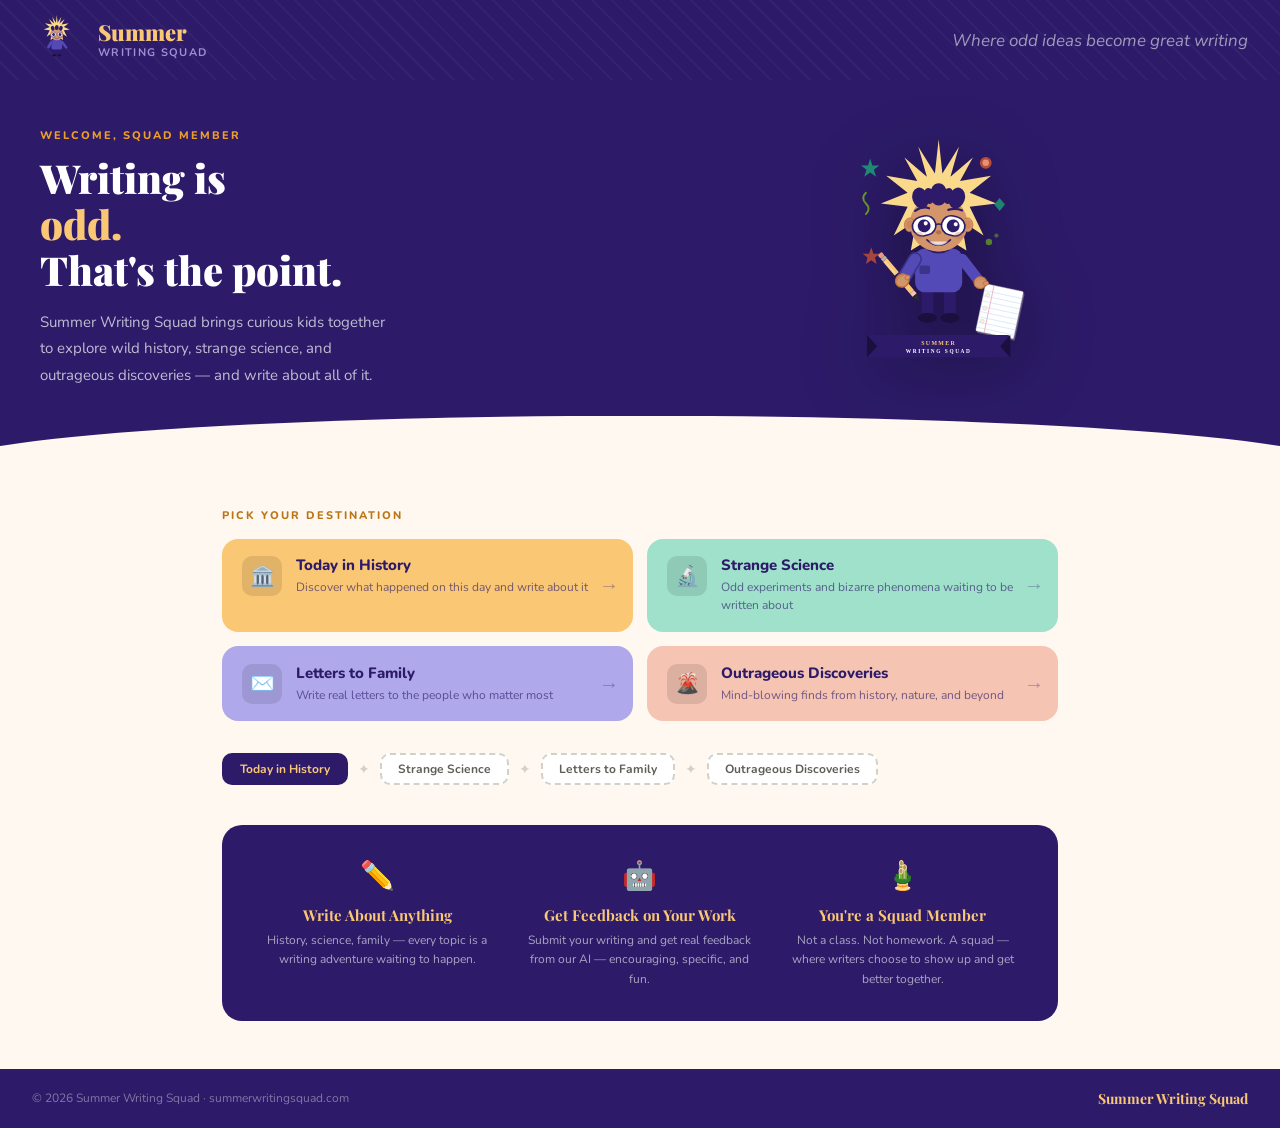
<file: summer_writing_squad.html>
<!DOCTYPE html>
<html lang="en">
<head>
  <meta charset="UTF-8">
  <meta name="viewport" content="width=device-width, initial-scale=1.0">
  <title>Summer Writing Squad</title>
  <link href="https://fonts.googleapis.com/css2?family=Playfair+Display:wght@700;900&family=Nunito:wght@400;600;700;800&display=swap" rel="stylesheet">
  <style>

    *, *::before, *::after { box-sizing: border-box; margin: 0; padding: 0; }

    :root {
      --purple-deep:   #2D1B69;
      --purple-mid:    #534AB7;
      --purple-dark:   #3C3489;
      --purple-darker: #1a0f3d;
      --gold-light:    #FAD98A;
      --gold-mid:      #FAC775;
      --gold-dark:     #EF9F27;
      --gold-deeper:   #BA7517;
      --teal:          #9FE1CB;
      --coral:         #F5C4B3;
      --page-bg:       #FFF8F0;
      --border:        #D3D1C7;
    }

    html { scroll-behavior: smooth; }

    body {
      font-family: 'Nunito', sans-serif;
      background: var(--page-bg);
      min-height: 100vh;
      color: var(--purple-deep);
    }

    /* HEADER */
    header {
      background: var(--purple-deep);
      padding: 0 2rem;
      display: flex;
      align-items: center;
      justify-content: space-between;
      height: 80px;
      position: sticky;
      top: 0;
      z-index: 100;
      overflow: hidden;
    }
    header::before {
      content: '';
      position: absolute;
      inset: 0;
      background: repeating-linear-gradient(45deg, transparent, transparent 12px, rgba(255,255,255,0.03) 12px, rgba(255,255,255,0.03) 14px);
      pointer-events: none;
    }
    .header-brand { display: flex; align-items: center; gap: 14px; z-index: 1; text-decoration: none; }
    .header-logo-wrap { width: 52px; height: 52px; flex-shrink: 0; }
    .brand-name { font-family: 'Playfair Display', serif; font-size: 22px; font-weight: 900; color: var(--gold-mid); line-height: 1.1; }
    .brand-sub { font-size: 11px; font-weight: 700; color: #9F8FD4; letter-spacing: 0.12em; text-transform: uppercase; }
    .header-tagline { font-size: 17px; color: rgba(255,255,255,0.55); font-style: italic; z-index: 1; }

    /* HERO */
    .hero { display: grid; grid-template-columns: 1fr 1fr; min-height: 340px; background: var(--purple-deep); position: relative; }
    .hero::after { content: ''; position: absolute; bottom: 0; left: 0; right: 0; height: 52px; background: var(--page-bg); clip-path: ellipse(55% 100% at 50% 100%); }
    .hero-left { padding: 3rem 2rem 5rem 2.5rem; display: flex; flex-direction: column; justify-content: center; }
    .hero-eyebrow { font-size: 11px; font-weight: 800; letter-spacing: 0.18em; color: var(--gold-dark); text-transform: uppercase; margin-bottom: 12px; animation: fadeUp 0.6s ease both; }
    .hero-headline { font-family: 'Playfair Display', serif; font-size: 40px; font-weight: 900; color: #fff; line-height: 1.15; margin-bottom: 16px; animation: fadeUp 0.6s 0.1s ease both; }
    .hero-headline span { color: var(--gold-mid); }
    .hero-body { font-size: 15px; color: rgba(255,255,255,0.7); line-height: 1.75; max-width: 360px; animation: fadeUp 0.6s 0.2s ease both; }
    .hero-right { display: flex; align-items: center; justify-content: center; padding: 2rem 2rem 5rem 0; }
    .hero-logo-big { width: 230px; height: 230px; filter: drop-shadow(0 10px 36px rgba(0,0,0,0.4)); animation: float 4s ease-in-out infinite, fadeIn 0.8s 0.3s ease both; }

    @keyframes float { 0%, 100% { transform: translateY(0px); } 50% { transform: translateY(-12px); } }
    @keyframes fadeUp { from { opacity: 0; transform: translateY(16px); } to { opacity: 1; transform: translateY(0); } }
    @keyframes fadeIn { from { opacity: 0; } to { opacity: 1; } }

    /* DESTINATION BUTTONS */
    .nav-section { padding: 2.5rem 2rem 0; max-width: 900px; margin: 0 auto; }
    .nav-label { font-size: 11px; font-weight: 800; letter-spacing: 0.18em; color: var(--gold-deeper); text-transform: uppercase; margin-bottom: 1rem; }
    .nav-grid { display: grid; grid-template-columns: repeat(2, 1fr); gap: 14px; }
    .nav-btn { display: flex; align-items: flex-start; gap: 14px; padding: 1.1rem 2.5rem 1.1rem 1.25rem; border-radius: 16px; border: none; cursor: pointer; text-align: left; transition: transform 0.15s ease, box-shadow 0.15s ease; position: relative; overflow: hidden; text-decoration: none; }
    .nav-btn:hover { transform: translateY(-4px); box-shadow: 0 10px 28px rgba(0,0,0,0.13); }
    .nav-btn:active { transform: translateY(-1px); }
    .btn-history     { background: var(--gold-mid); }
    .btn-science     { background: var(--teal); }
    .btn-letters     { background: #AFA9EC; }
    .btn-discoveries { background: var(--coral); }
    .btn-icon { width: 40px; height: 40px; border-radius: 10px; display: flex; align-items: center; justify-content: center; flex-shrink: 0; font-size: 20px; background: rgba(0,0,0,0.1); }
    .btn-title { font-size: 15px; font-weight: 800; color: var(--purple-deep); line-height: 1.2; margin-bottom: 4px; }
    .btn-desc { font-size: 12px; color: rgba(45,27,105,0.65); line-height: 1.5; }
    .btn-arrow { position: absolute; right: 14px; top: 50%; transform: translateY(-50%); font-size: 20px; color: rgba(45,27,105,0.35); transition: right 0.15s ease, color 0.15s ease; }
    .nav-btn:hover .btn-arrow { right: 10px; color: rgba(45,27,105,0.7); }

    /* TOPIC TAGS */
    .doodle-strip { max-width: 900px; margin: 2rem auto 0; padding: 0 2rem; display: flex; gap: 10px; align-items: center; flex-wrap: wrap; }
    .doodle-tag { background: white; border: 2px dashed var(--border); border-radius: 10px; padding: 6px 16px; font-size: 12px; font-weight: 700; color: #5F5E5A; white-space: nowrap; cursor: pointer; transition: all 0.15s ease; }
    .doodle-tag:hover, .doodle-tag.active { background: var(--purple-deep); color: var(--gold-mid); border-color: var(--purple-deep); }
    .doodle-divider { font-size: 14px; color: var(--border); flex-shrink: 0; }

    /* ABOUT STRIP */
    .about-strip { max-width: 900px; margin: 2.5rem auto 0; padding: 0 2rem; }
    .about-card { background: var(--purple-deep); border-radius: 20px; padding: 2rem 2.5rem; display: grid; grid-template-columns: 1fr 1fr 1fr; gap: 2rem; }
    .about-item { text-align: center; }
    .about-icon { font-size: 28px; margin-bottom: 10px; }
    .about-title { font-family: 'Playfair Display', serif; font-size: 15px; font-weight: 700; color: var(--gold-mid); margin-bottom: 6px; }
    .about-desc { font-size: 12px; color: rgba(255,255,255,0.6); line-height: 1.6; }

    /* FOOTER */
    footer { margin-top: 3rem; background: var(--purple-deep); padding: 1.25rem 2rem; display: flex; align-items: center; justify-content: space-between; flex-wrap: wrap; gap: 8px; }
    .footer-text { font-size: 12px; color: rgba(255,255,255,0.4); }
    .footer-brand { font-family: 'Playfair Display', serif; font-size: 14px; color: var(--gold-mid); font-weight: 700; }

    /* RESPONSIVE */
    @media (max-width: 640px) {
      .hero { grid-template-columns: 1fr; }
      .hero-right { display: none; }
      .hero-headline { font-size: 30px; }
      .nav-grid { grid-template-columns: 1fr; }
      .about-card { grid-template-columns: 1fr; gap: 1.5rem; }
      .header-tagline { display: none; }
    }

  </style>
</head>
<body>

  <!-- HEADER -->
  <header>
    <a class="header-brand" href="#">
      <div class="header-logo-wrap">
        <svg viewBox="0 0 320 430" xmlns="http://www.w3.org/2000/svg" width="52" height="52">
          <polygon points="150,8 157,72 188,22 172,78 214,42 190,86 248,76 208,108 258,128 208,134 234,188 192,160 202,216 150,184 98,216 108,160 66,188 92,134 42,128 92,108 52,76 110,86 86,42 128,78 112,22 143,72" fill="#FAD98A"/>
          <rect x="118" y="286" width="22" height="54" rx="10" fill="#2D1B69"/>
          <rect x="160" y="286" width="22" height="54" rx="10" fill="#2D1B69"/>
          <ellipse cx="129" cy="342" rx="18" ry="9" fill="#1a0f3d"/>
          <ellipse cx="171" cy="342" rx="18" ry="9" fill="#1a0f3d"/>
          <rect x="106" y="212" width="88" height="82" rx="18" fill="#534AB7"/>
          <line x1="106" y1="232" x2="82" y2="272" stroke="#3C3489" stroke-width="26" stroke-linecap="round"/>
          <line x1="106" y1="232" x2="82" y2="272" stroke="#534AB7" stroke-width="20" stroke-linecap="round"/>
          <line x1="194" y1="232" x2="228" y2="276" stroke="#534AB7" stroke-width="20" stroke-linecap="round"/>
          <ellipse cx="150" cy="166" rx="54" ry="52" fill="#D4956A"/>
          <ellipse cx="116" cy="118" rx="15" ry="20" fill="#2D1B69" transform="rotate(-18 116 118)"/>
          <ellipse cx="150" cy="111" rx="16" ry="21" fill="#2D1B69"/>
          <ellipse cx="184" cy="118" rx="15" ry="20" fill="#2D1B69" transform="rotate(18 184 118)"/>
          <g transform="rotate(-13 122 166)"><rect x="100" y="152" width="44" height="36" rx="18" fill="white" stroke="#2D1B69" stroke-width="3"/><circle cx="122" cy="170" r="12" fill="#2D1B69"/></g>
          <g transform="rotate(13 178 166)"><rect x="156" y="152" width="44" height="36" rx="18" fill="white" stroke="#2D1B69" stroke-width="3"/><circle cx="178" cy="170" r="12" fill="#2D1B69"/></g>
          <path d="M128 196 Q150 216 172 196" stroke="#2D1B69" stroke-width="3" fill="none" stroke-linecap="round"/>
        </svg>
      </div>
      <div>
        <div class="brand-name"><span style="color:#FAC775;">Summer</span></div>
        <div class="brand-sub">Writing Squad</div>
      </div>
    </a>
    <div class="header-tagline">Where odd ideas become great writing</div>
  </header>

  <!-- HERO -->
  <section class="hero">
    <div class="hero-left">
      <div class="hero-eyebrow">Welcome, squad member</div>
      <h1 class="hero-headline">Writing is<br><span>odd.</span><br>That's the point.</h1>
      <p class="hero-body">Summer Writing Squad brings curious kids together to explore wild history, strange science, and outrageous discoveries — and write about all of it.</p>
    </div>
    <div class="hero-right">
      <svg class="hero-logo-big" viewBox="0 0 320 430" xmlns="http://www.w3.org/2000/svg">
        <polygon points="150,8 157,72 188,22 172,78 214,42 190,86 248,76 208,108 258,128 208,134 234,188 192,160 202,216 150,184 98,216 108,160 66,188 92,134 42,128 92,108 52,76 110,86 86,42 128,78 112,22 143,72" fill="#FAD98A"/>
        <polygon points="22,44 26,57 39,57 29,65 33,78 22,70 11,78 15,65 5,57 18,57" fill="#1D9E75" opacity="0.85"/>
        <circle cx="238" cy="52" r="11" fill="#D85A30" opacity="0.8"/>
        <circle cx="238" cy="52" r="6" fill="#F0997B" opacity="0.9"/>
        <path d="M14,148 Q24,138 14,128 Q4,118 14,108" stroke="#639922" stroke-width="3.5" fill="none" stroke-linecap="round"/>
        <polygon points="264,118 274,130 264,142 254,130" fill="#1D9E75" opacity="0.8"/>
        <circle cx="244" cy="200" r="6" fill="#639922" opacity="0.8"/>
        <circle cx="258" cy="188" r="4" fill="#639922" opacity="0.6"/>
        <polygon points="24,210 28,222 40,222 31,229 34,241 24,234 14,241 17,229 8,222 20,222" fill="#D85A30" opacity="0.7"/>
        <rect x="118" y="286" width="22" height="54" rx="10" fill="#2D1B69"/>
        <rect x="160" y="286" width="22" height="54" rx="10" fill="#2D1B69"/>
        <ellipse cx="129" cy="342" rx="18" ry="9" fill="#1a0f3d"/>
        <ellipse cx="171" cy="342" rx="18" ry="9" fill="#1a0f3d"/>
        <rect x="106" y="212" width="88" height="82" rx="18" fill="#534AB7"/>
        <path d="M130 214 Q150 226 170 214" stroke="#2D1B69" stroke-width="3" fill="none" stroke-linecap="round"/>
        <rect x="114" y="244" width="20" height="16" rx="4" fill="#3C3489"/>
        <line x1="106" y1="232" x2="82" y2="272" stroke="#3C3489" stroke-width="26" stroke-linecap="round"/>
        <line x1="106" y1="232" x2="82" y2="272" stroke="#534AB7" stroke-width="20" stroke-linecap="round"/>
        <g transform="translate(82, 272) rotate(-40)">
          <rect x="-5" y="-66" width="10" height="9" rx="3" fill="#F0997B"/>
          <rect x="-5" y="-57" width="10" height="7" rx="1" fill="#B4B2A9"/>
          <rect x="-5" y="-50" width="10" height="34" rx="1" fill="#FAC775"/>
          <rect x="-3.5" y="-48" width="3" height="30" rx="1.5" fill="white" opacity="0.25"/>
          <rect x="-5" y="12" width="10" height="16" rx="1" fill="#FAC775"/>
          <rect x="-5" y="28" width="10" height="8" rx="1" fill="#F5C4B3"/>
          <polygon points="-5,36 5,36 0,50" fill="#2C2C2A"/>
        </g>
        <g transform="translate(82, 272) rotate(-40)">
          <ellipse cx="0" cy="0" rx="13" ry="12" fill="#D4956A" stroke="#B87040" stroke-width="2.5"/>
          <path d="M-8 -6 Q0 -11 8 -6" stroke="#B87040" stroke-width="1.5" fill="none" stroke-linecap="round" opacity="0.6"/>
          <ellipse cx="11" cy="2" rx="5" ry="4" fill="#D4956A" stroke="#B87040" stroke-width="1.5"/>
        </g>
        <line x1="194" y1="232" x2="228" y2="276" stroke="#534AB7" stroke-width="20" stroke-linecap="round"/>
        <g transform="translate(238, 278) rotate(12)">
          <rect x="3" y="3" width="72" height="90" rx="2" fill="#C8C8C8" opacity="0.35"/>
          <rect x="0" y="0" width="72" height="90" rx="2" fill="white" stroke="#D3D1C7" stroke-width="0.8"/>
          <line x1="16" y1="0" x2="16" y2="90" stroke="#F4A0B0" stroke-width="1.4"/>
          <line x1="0" y1="13" x2="72" y2="13" stroke="#B5D4F4" stroke-width="0.85"/>
          <line x1="0" y1="23" x2="72" y2="23" stroke="#B5D4F4" stroke-width="0.85"/>
          <line x1="0" y1="33" x2="72" y2="33" stroke="#B5D4F4" stroke-width="0.85"/>
          <line x1="0" y1="43" x2="72" y2="43" stroke="#B5D4F4" stroke-width="0.85"/>
          <line x1="0" y1="53" x2="72" y2="53" stroke="#B5D4F4" stroke-width="0.85"/>
          <line x1="0" y1="63" x2="72" y2="63" stroke="#B5D4F4" stroke-width="0.85"/>
          <line x1="0" y1="73" x2="72" y2="73" stroke="#B5D4F4" stroke-width="0.85"/>
          <line x1="0" y1="83" x2="72" y2="83" stroke="#B5D4F4" stroke-width="0.85"/>
          <circle cx="8" cy="20" r="4" fill="#F1EFE8" stroke="#D3D1C7" stroke-width="0.8"/>
          <circle cx="8" cy="45" r="4" fill="#F1EFE8" stroke="#D3D1C7" stroke-width="0.8"/>
          <circle cx="8" cy="70" r="4" fill="#F1EFE8" stroke="#D3D1C7" stroke-width="0.8"/>
        </g>
        <g transform="translate(228, 276) rotate(-10)">
          <ellipse cx="0" cy="0" rx="12" ry="11" fill="#D4956A" stroke="#B87040" stroke-width="2"/>
          <path d="M-7 -5 Q0 -10 7 -5" stroke="#B87040" stroke-width="1.2" fill="none" stroke-linecap="round" opacity="0.55"/>
          <ellipse cx="10" cy="3" rx="5" ry="4" fill="#D4956A" stroke="#B87040" stroke-width="1.5"/>
        </g>
        <ellipse cx="150" cy="166" rx="54" ry="52" fill="#D4956A"/>
        <ellipse cx="96" cy="168" rx="10" ry="13" fill="#D4956A" stroke="#B87040" stroke-width="1.5"/>
        <ellipse cx="96" cy="168" rx="6" ry="8" fill="#C07850" opacity="0.5"/>
        <ellipse cx="204" cy="168" rx="10" ry="13" fill="#D4956A" stroke="#B87040" stroke-width="1.5"/>
        <ellipse cx="204" cy="168" rx="6" ry="8" fill="#C07850" opacity="0.5"/>
        <ellipse cx="116" cy="118" rx="15" ry="20" fill="#2D1B69" transform="rotate(-18 116 118)"/>
        <ellipse cx="150" cy="111" rx="16" ry="21" fill="#2D1B69"/>
        <ellipse cx="184" cy="118" rx="15" ry="20" fill="#2D1B69" transform="rotate(18 184 118)"/>
        <ellipse cx="132" cy="114" rx="10" ry="15" fill="#2D1B69" transform="rotate(-8 132 114)"/>
        <ellipse cx="168" cy="114" rx="10" ry="15" fill="#2D1B69" transform="rotate(8 168 114)"/>
        <path d="M106 142 Q120 132 132 137" stroke="#2D1B69" stroke-width="4" fill="none" stroke-linecap="round"/>
        <path d="M168 140 Q182 136 194 141" stroke="#2D1B69" stroke-width="4" fill="none" stroke-linecap="round"/>
        <g transform="rotate(-13 122 166)">
          <rect x="100" y="152" width="44" height="36" rx="18" fill="white" stroke="#2D1B69" stroke-width="3"/>
          <circle cx="122" cy="170" r="12" fill="#2D1B69"/>
          <circle cx="126" cy="166" r="3.8" fill="white"/>
        </g>
        <g transform="rotate(13 178 166)">
          <rect x="156" y="152" width="44" height="36" rx="18" fill="white" stroke="#2D1B69" stroke-width="3"/>
          <circle cx="178" cy="170" r="12" fill="#2D1B69"/>
          <circle cx="182" cy="166" r="3.8" fill="white"/>
        </g>
        <path d="M144 168 Q150 165 156 168" stroke="#2D1B69" stroke-width="2.8" fill="none"/>
        <ellipse cx="150" cy="182" rx="5" ry="4" fill="#B87040"/>
        <path d="M128 196 Q150 216 172 196" stroke="#2D1B69" stroke-width="3" fill="none" stroke-linecap="round"/>
        <path d="M132 199 Q150 214 168 199" fill="white" opacity="0.7"/>
        <ellipse cx="112" cy="188" rx="10" ry="7" fill="#C07850" opacity="0.3"/>
        <ellipse cx="188" cy="188" rx="10" ry="7" fill="#C07850" opacity="0.3"/>
        <rect x="16" y="374" width="268" height="42" rx="5" fill="#2D1B69"/>
        <polygon points="16,374 35,395 16,416" fill="#1a0f3d"/>
        <polygon points="284,374 265,395 284,416" fill="#1a0f3d"/>
        <text text-anchor="middle" font-family="Georgia, serif" font-size="11" font-weight="700" letter-spacing="2.5">
          <tspan x="150" y="392" fill="#FAC775">SUMMER</tspan>
        </text>
        <text x="150" y="408" text-anchor="middle" font-family="Georgia, serif" font-size="10" font-weight="700" fill="white" letter-spacing="3">WRITING SQUAD</text>
      </svg>
    </div>
  </section>

  <!-- DESTINATION BUTTONS -->
  <section class="nav-section">
    <div class="nav-label">Pick your destination</div>
    <div class="nav-grid">

      <a href="history.html" class="nav-btn btn-history">
        <div class="btn-icon">&#127963;&#65039;</div>
        <div>
          <div class="btn-title">Today in History</div>
          <div class="btn-desc">Discover what happened on this day and write about it</div>
        </div>
        <span class="btn-arrow">&#8594;</span>
      </a>

      <a href="science.html" class="nav-btn btn-science">
        <div class="btn-icon">&#128300;</div>
        <div>
          <div class="btn-title">Strange Science</div>
          <div class="btn-desc">Odd experiments and bizarre phenomena waiting to be written about</div>
        </div>
        <span class="btn-arrow">&#8594;</span>
      </a>

      <a href="letters.html" class="nav-btn btn-letters">
        <div class="btn-icon">&#9993;&#65039;</div>
        <div>
          <div class="btn-title">Letters to Family</div>
          <div class="btn-desc">Write real letters to the people who matter most</div>
        </div>
        <span class="btn-arrow">&#8594;</span>
      </a>

      <a href="discoveries.html" class="nav-btn btn-discoveries">
        <div class="btn-icon">&#127755;</div>
        <div>
          <div class="btn-title">Outrageous Discoveries</div>
          <div class="btn-desc">Mind-blowing finds from history, nature, and beyond</div>
        </div>
        <span class="btn-arrow">&#8594;</span>
      </a>

    </div>
  </section>

  <!-- TOPIC TAGS -->
  <div class="doodle-strip">
    <div class="doodle-tag active">Today in History</div>
    <div class="doodle-divider">&#10022;</div>
    <div class="doodle-tag">Strange Science</div>
    <div class="doodle-divider">&#10022;</div>
    <div class="doodle-tag">Letters to Family</div>
    <div class="doodle-divider">&#10022;</div>
    <div class="doodle-tag">Outrageous Discoveries</div>
  </div>

  <!-- ABOUT STRIP -->
  <div class="about-strip">
    <div class="about-card">
      <div class="about-item">
        <div class="about-icon">&#9999;&#65039;</div>
        <div class="about-title">Write About Anything</div>
        <div class="about-desc">History, science, family — every topic is a writing adventure waiting to happen.</div>
      </div>
      <div class="about-item">
        <div class="about-icon">&#129302;</div>
        <div class="about-title">Get Feedback on Your Work</div>
        <div class="about-desc">Submit your writing and get real feedback from our AI — encouraging, specific, and fun.</div>
      </div>
      <div class="about-item">
        <div class="about-icon">&#127885;</div>
        <div class="about-title">You're a Squad Member</div>
        <div class="about-desc">Not a class. Not homework. A squad — where writers choose to show up and get better together.</div>
      </div>
    </div>
  </div>

  <!-- FOOTER -->
  <footer>
    <div class="footer-text">&#169; 2026 Summer Writing Squad &middot; summerwritingsquad.com</div>
    <div class="footer-brand"><span style="color:#FAC775;">Summer</span> Writing Squad</div>
  </footer>

  <script>
    document.querySelectorAll('.doodle-tag').forEach(function(tag) {
      tag.addEventListener('click', function() {
        document.querySelectorAll('.doodle-tag').forEach(function(t) { t.classList.remove('active'); });
        tag.classList.add('active');
      });
    });
  </script>

</body>
</html>
</file>
